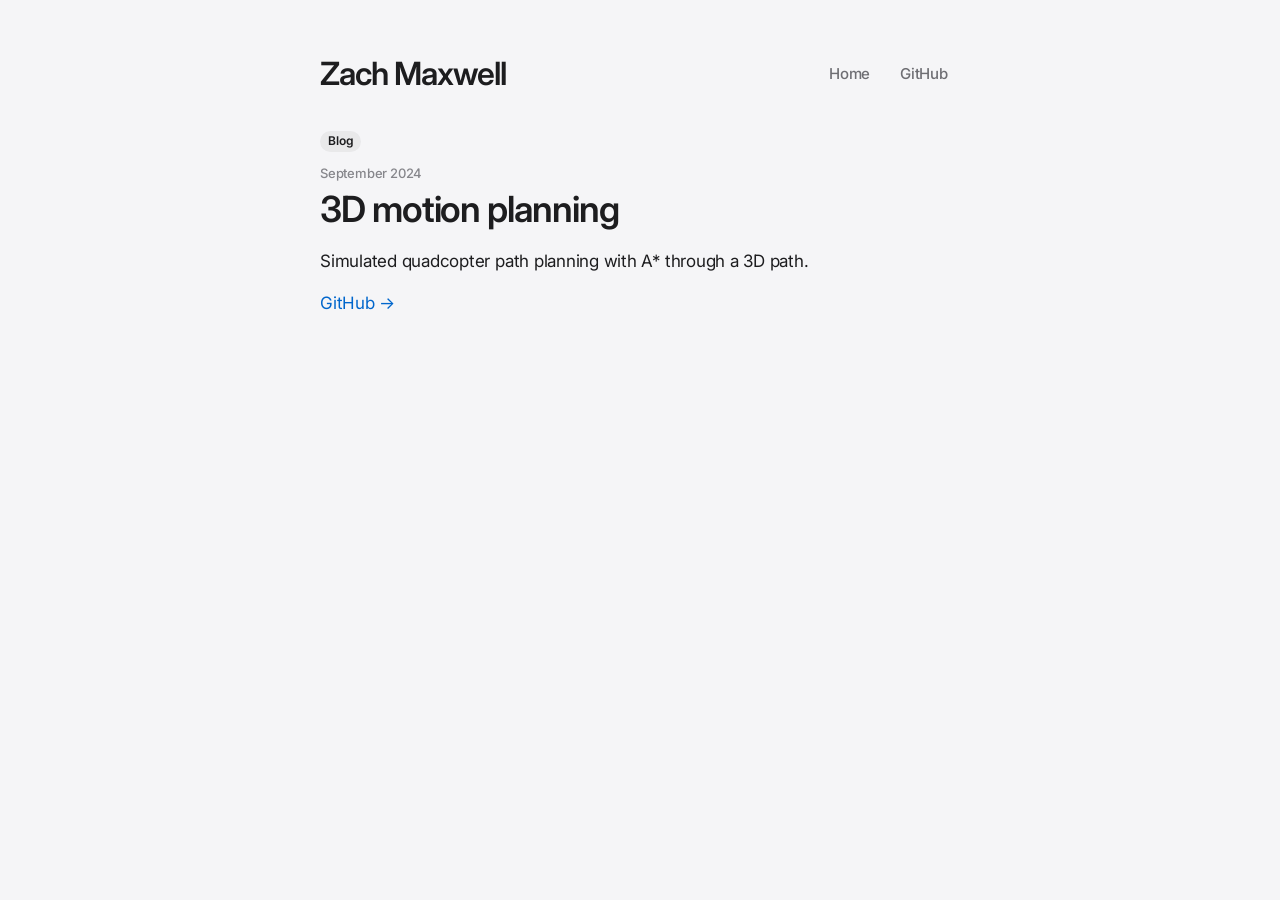
<file: projects/3d-motion-planning/index.html>
<!DOCTYPE html>
<html lang="en">
  <head>
    <meta charset="utf-8" />
    <meta name="viewport" content="width=device-width, initial-scale=1" />
    <meta
      name="description"
      content="3D motion planning — A* path planning for a simulated quadcopter."
    />
    <title>3D motion planning — Zach Maxwell</title>
    <link rel="icon" href="../../favicon.svg" type="image/svg+xml" />
    <link rel="preconnect" href="https://fonts.googleapis.com" />
    <link rel="preconnect" href="https://fonts.gstatic.com" crossorigin />
    <link
      href="https://fonts.googleapis.com/css2?family=Inter:wght@400;500;600&display=swap"
      rel="stylesheet"
    />
    <link rel="stylesheet" href="../../styles.css" />
  </head>
  <body>
    <a class="skip" href="#main">Skip to content</a>

    <div class="page">
      <div class="column">
        <header class="mast">
          <a class="mark" href="../../">Zach Maxwell</a>
          <nav aria-label="Primary">
            <a href="../../">Home</a>
            <a href="https://github.com/zdmaxwell/3d-motion-planning" rel="noopener noreferrer">GitHub</a>
          </nav>
        </header>

        <main id="main">
          <article class="note">
            <header class="note-head">
              <p class="kicker"><span>Blog</span></p>
              <time datetime="2024-09">September 2024</time>
              <h1>3D motion planning</h1>
            </header>
            <div class="prose">
              <p>
                Simulated quadcopter path planning with A* through a 3D
                path.
              </p>
              <p>
                <a href="https://github.com/zdmaxwell/3d-motion-planning" rel="noopener noreferrer">GitHub →</a>
              </p>
            </div>
          </article>
        </main>
      </div>
    </div>
  </body>
</html>
</file>
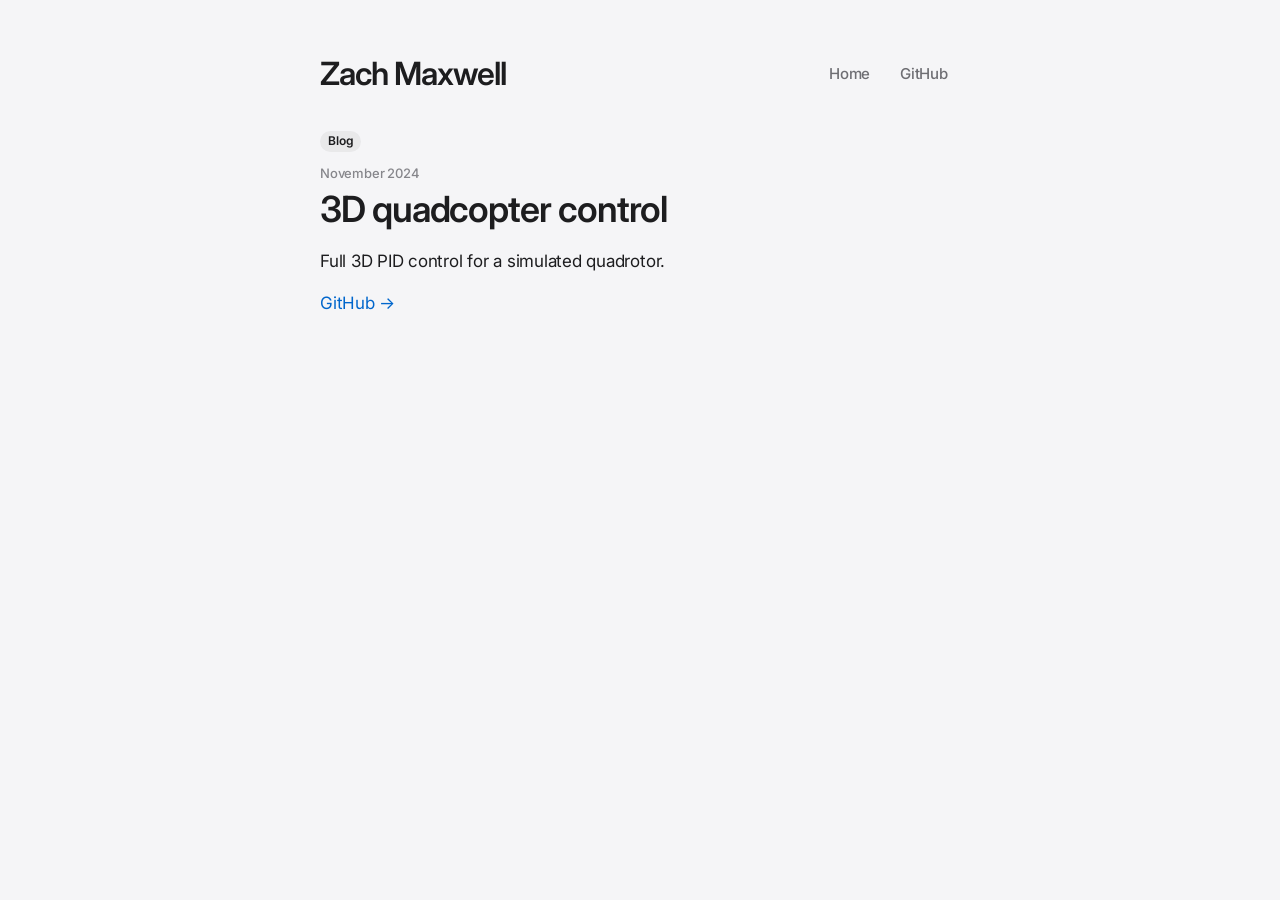
<file: projects/3d-quadcopter-control/index.html>
<!DOCTYPE html>
<html lang="en">
  <head>
    <meta charset="utf-8" />
    <meta name="viewport" content="width=device-width, initial-scale=1" />
    <meta
      name="description"
      content="3D quadcopter control — full 3D PID for a simulated quadrotor."
    />
    <title>3D quadcopter control — Zach Maxwell</title>
    <link rel="icon" href="../../favicon.svg" type="image/svg+xml" />
    <link rel="preconnect" href="https://fonts.googleapis.com" />
    <link rel="preconnect" href="https://fonts.gstatic.com" crossorigin />
    <link
      href="https://fonts.googleapis.com/css2?family=Inter:wght@400;500;600&display=swap"
      rel="stylesheet"
    />
    <link rel="stylesheet" href="../../styles.css" />
  </head>
  <body>
    <a class="skip" href="#main">Skip to content</a>

    <div class="page">
      <div class="column">
        <header class="mast">
          <a class="mark" href="../../">Zach Maxwell</a>
          <nav aria-label="Primary">
            <a href="../../">Home</a>
            <a href="https://github.com/zdmaxwell/3d_quadcopter_control" rel="noopener noreferrer">GitHub</a>
          </nav>
        </header>

        <main id="main">
          <article class="note">
            <header class="note-head">
              <p class="kicker"><span>Blog</span></p>
              <time datetime="2024-11">November 2024</time>
              <h1>3D quadcopter control</h1>
            </header>
            <div class="prose">
              <p>Full 3D PID control for a simulated quadrotor.</p>
              <p>
                <a href="https://github.com/zdmaxwell/3d_quadcopter_control" rel="noopener noreferrer">GitHub →</a>
              </p>
            </div>
          </article>
        </main>
      </div>
    </div>
  </body>
</html>
</file>
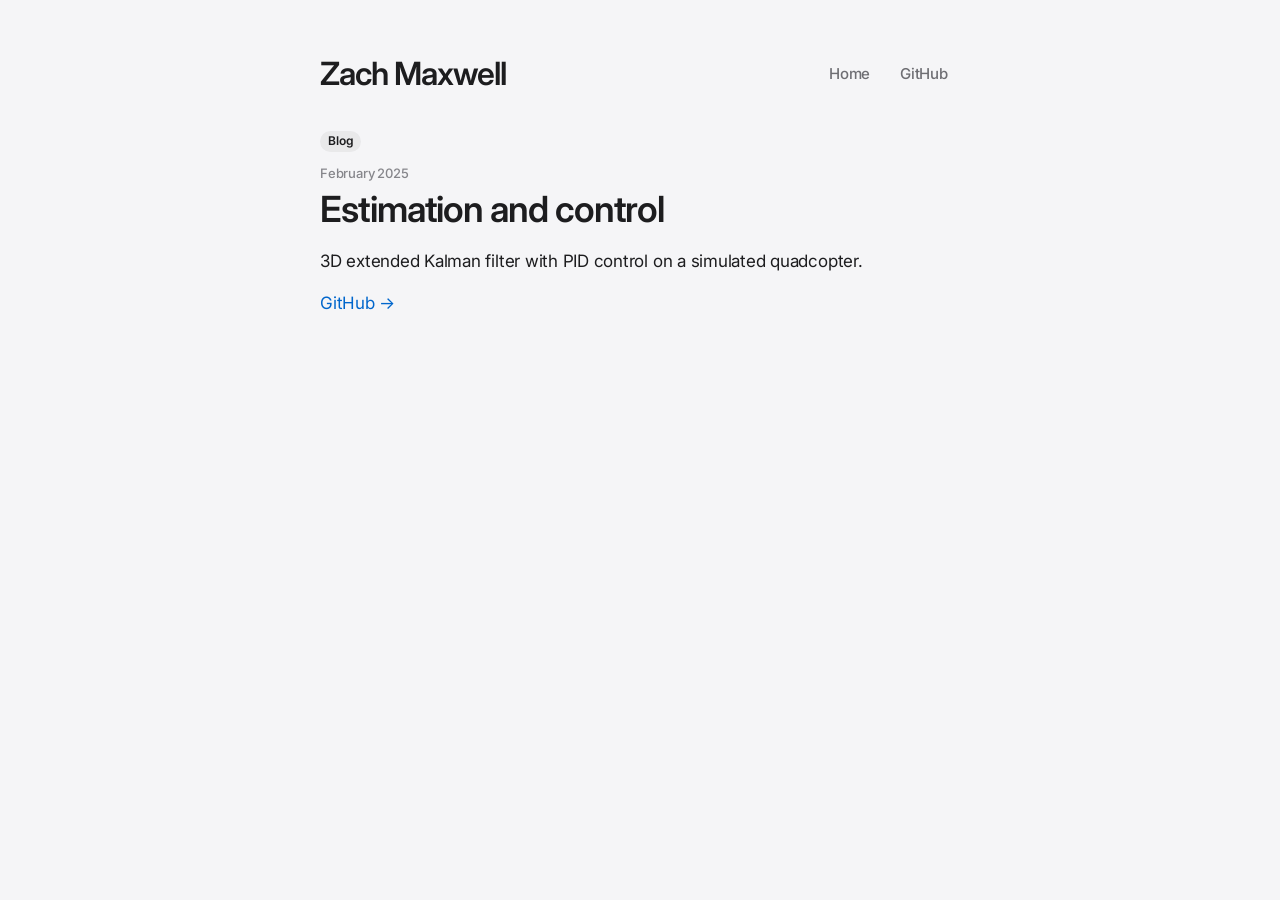
<file: projects/estimation-and-control/index.html>
<!DOCTYPE html>
<html lang="en">
  <head>
    <meta charset="utf-8" />
    <meta name="viewport" content="width=device-width, initial-scale=1" />
    <meta
      name="description"
      content="Estimation and control — EKF and PID on a simulated quadcopter."
    />
    <title>Estimation and control — Zach Maxwell</title>
    <link rel="icon" href="../../favicon.svg" type="image/svg+xml" />
    <link rel="preconnect" href="https://fonts.googleapis.com" />
    <link rel="preconnect" href="https://fonts.gstatic.com" crossorigin />
    <link
      href="https://fonts.googleapis.com/css2?family=Inter:wght@400;500;600&display=swap"
      rel="stylesheet"
    />
    <link rel="stylesheet" href="../../styles.css" />
  </head>
  <body>
    <a class="skip" href="#main">Skip to content</a>

    <div class="page">
      <div class="column">
        <header class="mast">
          <a class="mark" href="../../">Zach Maxwell</a>
          <nav aria-label="Primary">
            <a href="../../">Home</a>
            <a href="https://github.com/zdmaxwell/3d_estimation_and_control" rel="noopener noreferrer">GitHub</a>
          </nav>
        </header>

        <main id="main">
          <article class="note">
            <header class="note-head">
              <p class="kicker"><span>Blog</span></p>
              <time datetime="2025-02">February 2025</time>
              <h1>Estimation and control</h1>
            </header>
            <div class="prose">
              <p>
                3D extended Kalman filter with PID control on a simulated
                quadcopter.
              </p>
              <p>
                <a href="https://github.com/zdmaxwell/3d_estimation_and_control" rel="noopener noreferrer">GitHub →</a>
              </p>
            </div>
          </article>
        </main>
      </div>
    </div>
  </body>
</html>
</file>
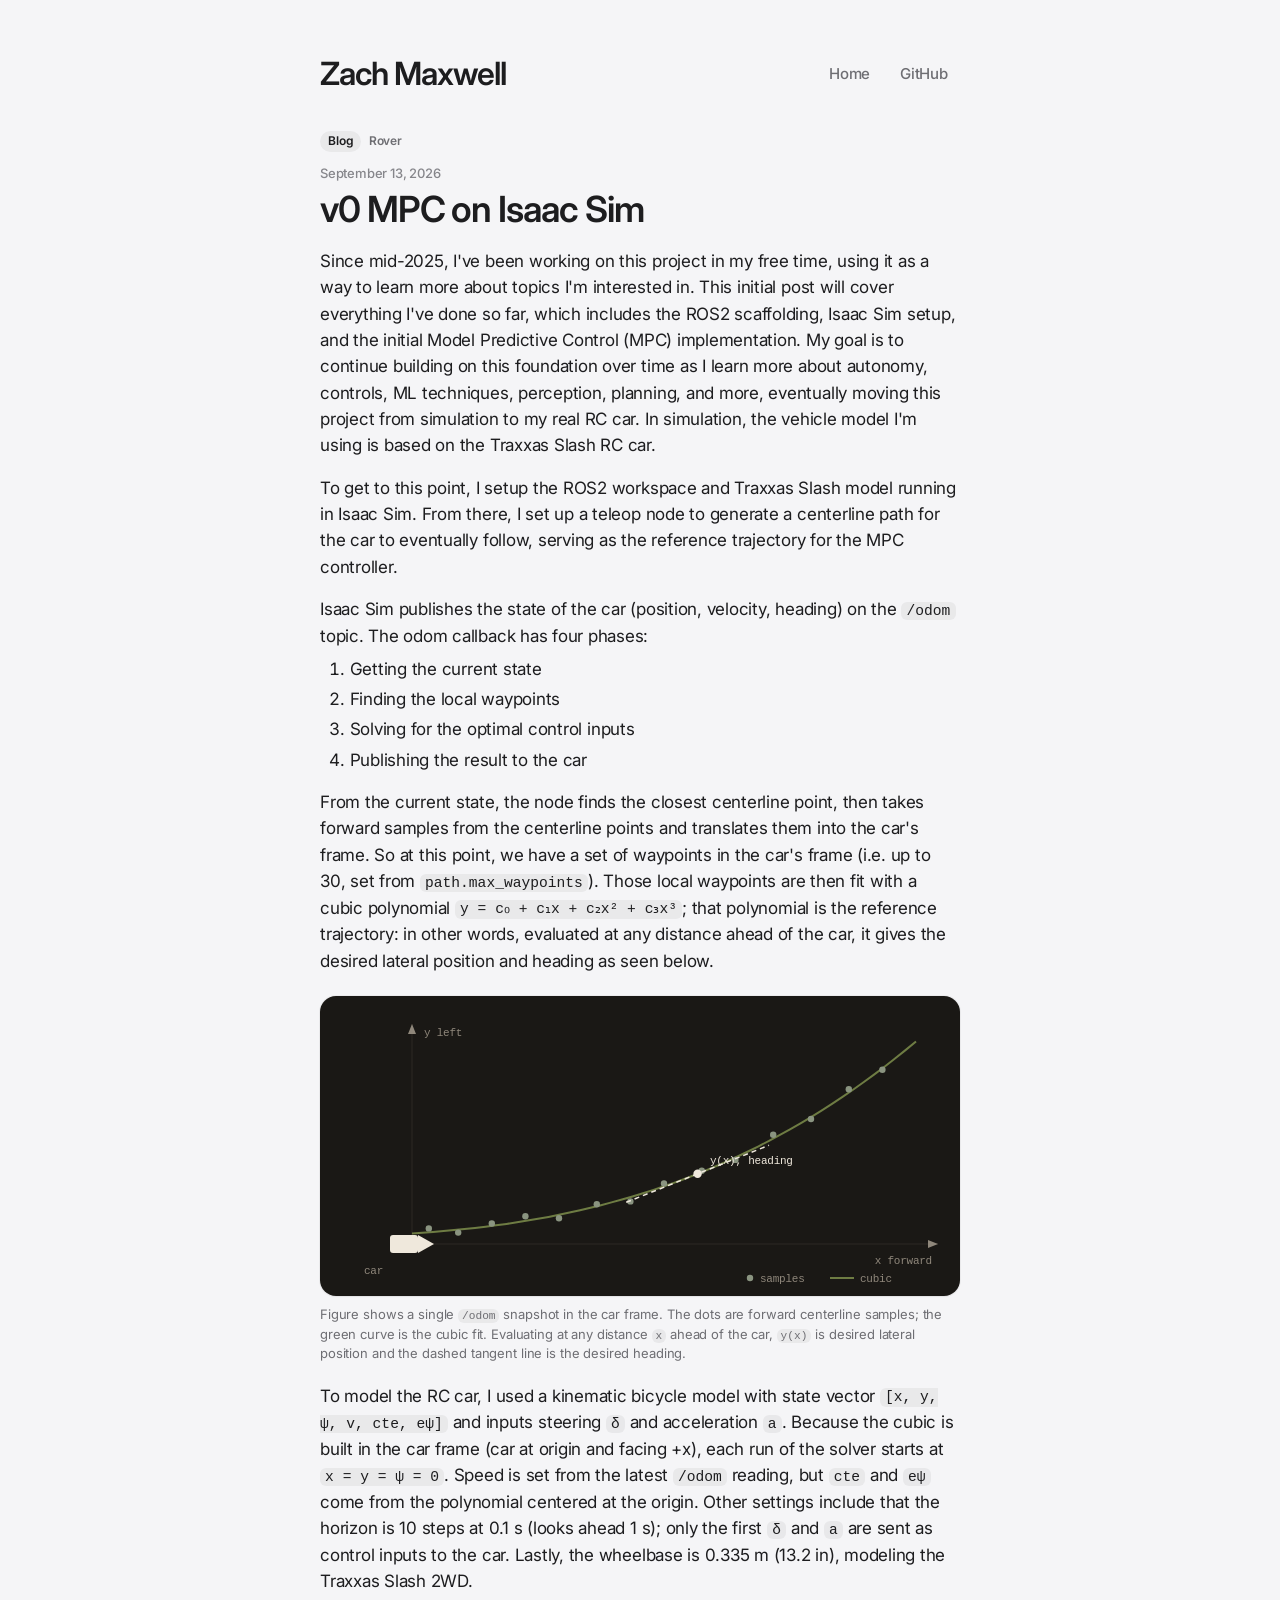
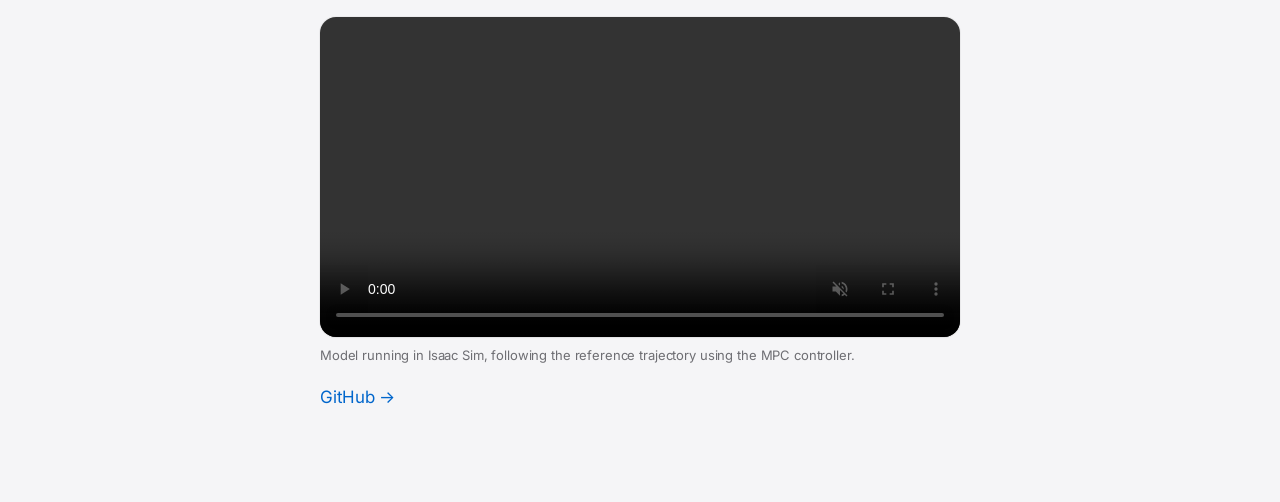
<file: projects/rover/index.html>
<!DOCTYPE html>
<html lang="en">
  <head>
    <meta charset="utf-8" />
    <meta name="viewport" content="width=device-width, initial-scale=1" />
    <meta
      name="description"
      content="A first model-predictive controller for the rover in Isaac Sim."
    />
    <title>v0 MPC on Isaac Sim — Zach Maxwell</title>
    <link rel="icon" href="../../favicon.svg" type="image/svg+xml" />
    <link rel="preconnect" href="https://fonts.googleapis.com" />
    <link rel="preconnect" href="https://fonts.gstatic.com" crossorigin />
    <link
      href="https://fonts.googleapis.com/css2?family=Inter:wght@400;500;600&display=swap"
      rel="stylesheet"
    />
    <link rel="stylesheet" href="../../styles.css" />
  </head>
  <body>
    <a class="skip" href="#main">Skip to content</a>

    <div class="page">
      <div class="column">
      <header class="mast">
        <a class="mark" href="../../">Zach Maxwell</a>
        <nav aria-label="Primary">
          <a href="../../">Home</a>
          <a href="https://github.com/zdmaxwell/f1tenth_workspace" rel="noopener noreferrer">GitHub</a>
        </nav>
      </header>

      <main id="main">
        <article class="note">
          <header class="note-head">
            <p class="kicker"><span>Blog</span><span class="topic">Rover</span></p>
            <time datetime="2026-09-13">September 13, 2026</time>
            <h1>v0 MPC on Isaac Sim</h1>
          </header>
          <div class="prose">
            <p>
              Since mid-2025, I've been working on this project in my free time, using it as a way to learn more about topics I'm interested in. 
              This initial post will cover everything I've done so far, which includes the ROS2 scaffolding, Isaac Sim setup,
              and the initial Model Predictive Control (MPC) implementation. My goal is to continue building on this foundation over time as I learn more 
              about autonomy, controls, ML techniques, perception, planning, and more, eventually moving this project from simulation to my real RC car. 
              In simulation, the vehicle model I'm using is based on the Traxxas Slash RC car.    
            </p>
            <p>
              To get to this point, I setup the ROS2 workspace and Traxxas Slash model running in Isaac Sim. From there, I set up a teleop node
              to generate a centerline path for the car to eventually follow, serving as the reference trajectory
              for the MPC controller.
            </p>
            <div class="prose-nest">
              <p>
                Isaac Sim publishes the state of the car (position, velocity, heading) on the <code>/odom</code> topic.
                The odom callback has four phases:
              </p>
              <ol>
                <li>Getting the current state</li>
                <li>Finding the local waypoints</li>
                <li>Solving for the optimal control inputs</li>
                <li>Publishing the result to the car</li>
              </ol>
            </div>
            <p>
              From the current state, the node finds the closest centerline point, then takes forward samples from the centerline points 
              and translates them into the car's frame. So at this point, we have a set of waypoints in the car's frame (i.e. up to 30, set from <code>path.max_waypoints</code>). 
              Those local waypoints are then fit with a cubic polynomial <code>y = c₀ + c₁x + c₂x² + c₃x³</code>; that polynomial is the reference trajectory:
              in other words, evaluated at any distance ahead of the car, it gives the desired lateral position and heading as seen below.
            </p>
            <figure class="media">
              <svg
                viewBox="0 0 640 300"
                role="img"
                aria-labelledby="car-frame-title car-frame-desc"
              >
                <title id="car-frame-title">Cubic fit in the car frame</title>
                <desc id="car-frame-desc">
                  Top-down car frame: the car sits at the origin facing +x.
                  Green dots are forward centerline samples. The green curve is
                  the cubic fit. The dashed line is the path tangent, which is the desired heading.
                </desc>
                <rect width="640" height="300" fill="#1a1815" />

                <g stroke="#2c2924" stroke-width="1" fill="none">
                  <line x1="92" y1="248" x2="618" y2="248" />
                  <line x1="92" y1="248" x2="92" y2="28" />
                </g>
                <polygon points="618,248 608,244 608,252" fill="#8f877b" />
                <polygon points="92,28 88,38 96,38" fill="#8f877b" />
                <text x="612" y="268" text-anchor="end" fill="#8f877b" font-size="11" font-family="IBM Plex Mono, ui-monospace, monospace">x forward</text>
                <text x="104" y="40" fill="#8f877b" font-size="11" font-family="IBM Plex Mono, ui-monospace, monospace">y left</text>

                <g transform="translate(92 248)">
                  <rect x="-22" y="-9" width="28" height="18" rx="3" fill="#efe8dc" />
                  <polygon points="6,-9 22,0 6,9" fill="#efe8dc" />
                </g>
                <text x="44" y="278" fill="#8f877b" font-size="11" font-family="IBM Plex Mono, ui-monospace, monospace">car</text>

                <path
                  d="M 92.0,237.4 L102.5,236.7 L113.0,236.0 L123.5,235.1 L134.0,234.1 L144.5,233.1 L155.0,231.9 L165.5,230.7 L176.0,229.3 L186.5,227.9 L197.0,226.3 L207.5,224.6 L218.0,222.8 L228.5,220.9 L239.0,218.8 L249.5,216.6 L260.0,214.3 L270.5,211.8 L281.0,209.2 L291.5,206.4 L302.0,203.5 L312.5,200.5 L323.0,197.3 L333.5,193.9 L344.0,190.3 L354.5,186.6 L365.0,182.7 L375.5,178.6 L386.0,174.4 L396.5,170.0 L407.0,165.3 L417.5,160.5 L428.0,155.5 L438.5,150.3 L449.0,144.9 L459.5,139.2 L470.0,133.4 L480.5,127.3 L491.0,121.1 L501.5,114.6 L512.0,107.8 L522.5,100.9 L533.0,93.7 L543.5,86.3 L554.0,78.6 L564.5,70.7 L575.0,62.5 L585.5,54.1 L596.0,45.4"
                  fill="none"
                  stroke="#6e7c43"
                  stroke-width="2"
                />

                <g fill="#8a9480">
                  <circle cx="108.8" cy="232.4" r="3.2" />
                  <circle cx="138.2" cy="236.6" r="3.2" />
                  <circle cx="171.8" cy="227.5" r="3.2" />
                  <circle cx="205.4" cy="220.2" r="3.2" />
                  <circle cx="239.0" cy="222.2" r="3.2" />
                  <circle cx="276.8" cy="208.3" r="3.2" />
                  <circle cx="310.4" cy="205.4" r="3.2" />
                  <circle cx="344.0" cy="187.4" r="3.2" />
                  <circle cx="381.8" cy="174.7" r="3.2" />
                  <circle cx="415.4" cy="163.9" r="3.2" />
                  <circle cx="453.2" cy="138.8" r="3.2" />
                  <circle cx="491.0" cy="123.0" r="3.2" />
                  <circle cx="528.8" cy="93.2" r="3.2" />
                  <circle cx="562.4" cy="73.7" r="3.2" />
                </g>

                <line
                  x1="306.2"
                  y1="206.3"
                  x2="449.0"
                  y2="149.3"
                  stroke="#efe8dc"
                  stroke-width="1.5"
                  stroke-dasharray="5 4"
                />
                <circle cx="377.6" cy="177.8" r="4.2" fill="#efe8dc" />
                <text x="390" y="168" fill="#efe8dc" font-size="11" font-family="IBM Plex Mono, ui-monospace, monospace">y(x), heading</text>

                <g font-size="11" font-family="IBM Plex Mono, ui-monospace, monospace">
                  <circle cx="430" cy="282" r="3.2" fill="#8a9480" />
                  <text x="440" y="286" fill="#8f877b">samples</text>
                  <line x1="510" y1="282" x2="534" y2="282" stroke="#6e7c43" stroke-width="2" />
                  <text x="540" y="286" fill="#8f877b">cubic</text>
                </g>
              </svg>
              <figcaption>
                Figure shows a single <code>/odom</code> snapshot in the car frame. The dots are forward 
                centerline samples; the green curve is the cubic fit. Evaluating at any distance 
                <code>x</code> ahead of the car, <code>y(x)</code> is desired lateral position 
                and the dashed tangent line is the desired heading.
              </figcaption>
            </figure>
            <p>
              To model the RC car, I used a kinematic bicycle model
              with state vector <code>[x, y, ψ, v, cte, eψ]</code> and inputs steering <code>δ</code> and acceleration <code>a</code>.
              Because the cubic is built in the car frame (car at origin and facing +x), each run of the solver starts at <code>x = y = ψ = 0</code>. 
              Speed is set from the latest <code>/odom</code> reading, but <code>cte</code> and <code>eψ</code> come from the polynomial centered at the origin.
              Other settings include that the horizon is 10 steps at 0.1&nbsp;s (looks ahead 1&nbsp;s); only the first <code>δ</code> and <code>a</code> are sent as control inputs to the car.
              Lastly, the wheelbase is 0.335&nbsp;m (13.2&nbsp;in), modeling the Traxxas Slash 2WD.
            </p>
            <figure class="media">
              <video controls playsinline muted preload="metadata">
                <source src="media/mpc-9-13-26.mp4" type="video/mp4" />
              </video>
              <figcaption>Model running in Isaac Sim, following the reference trajectory using the MPC controller.</figcaption>
            </figure>
            <p>
              <a href="https://github.com/zdmaxwell/f1tenth_workspace" rel="noopener noreferrer">GitHub →</a>
            </p>
          </div>
        </article>
      </main>
      </div>
    </div>
  </body>
</html>
</file>
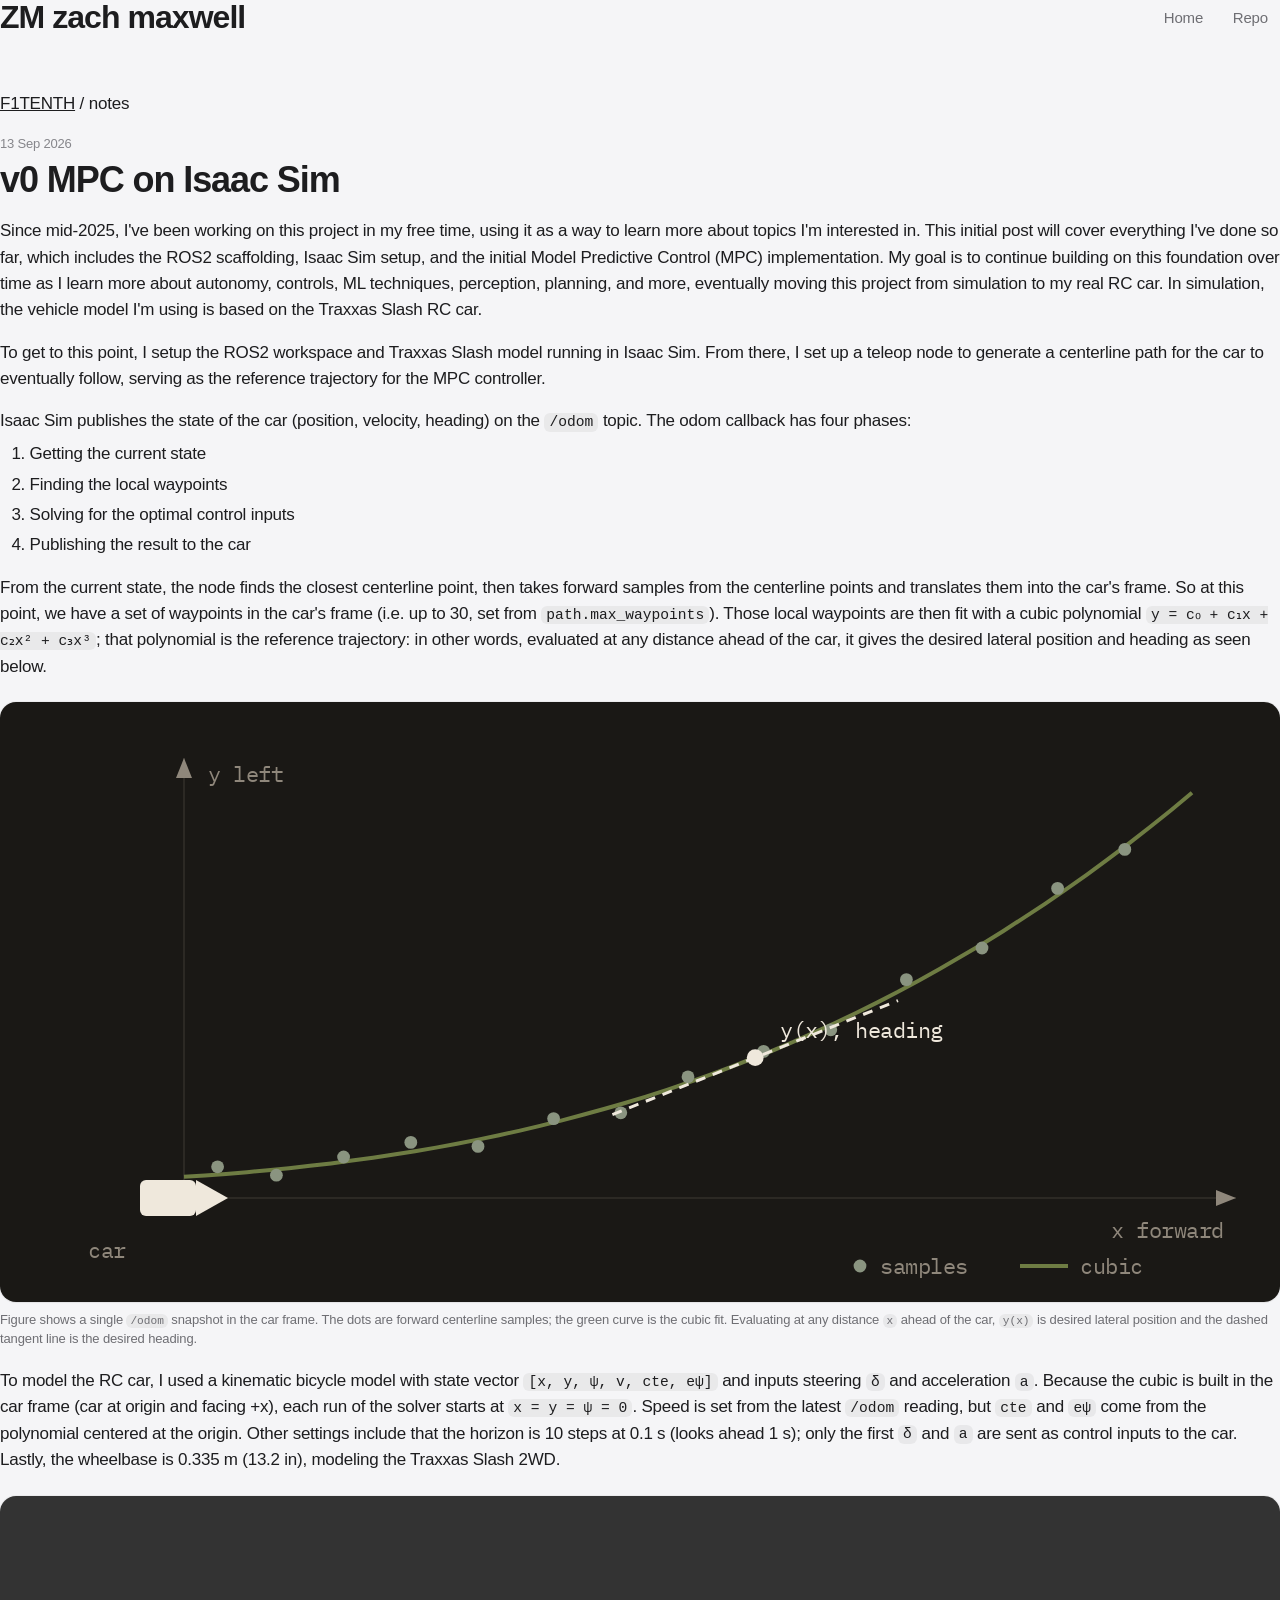
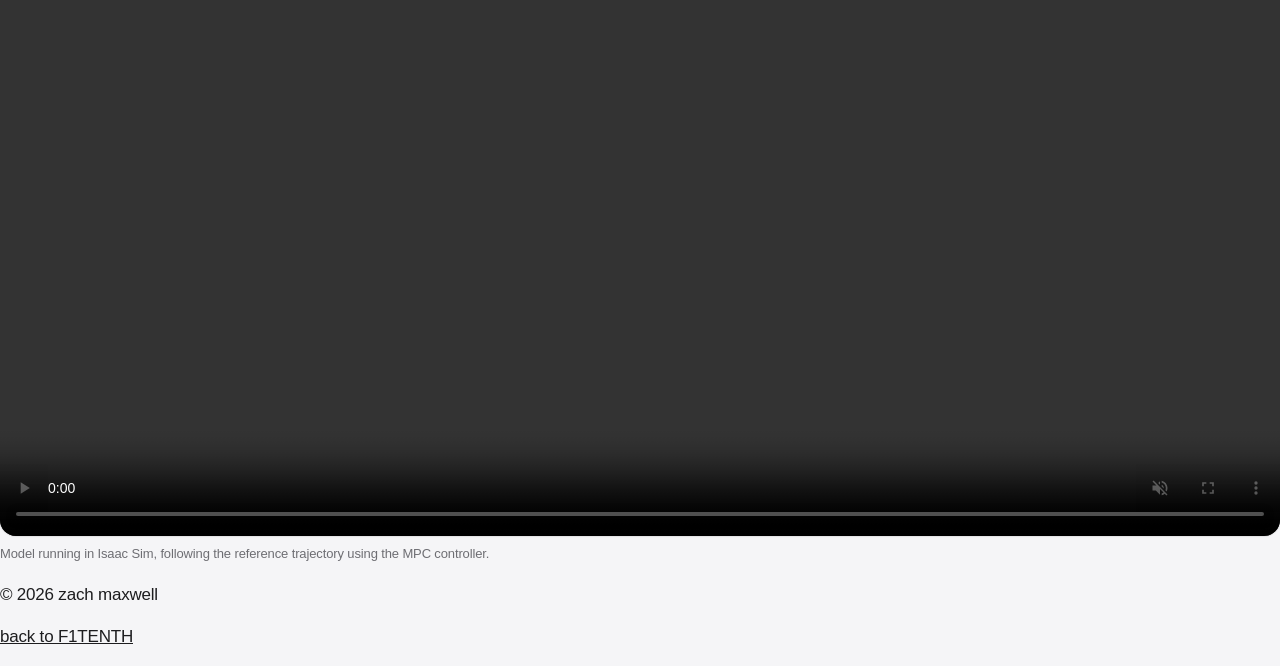
<file: projects/f1tenth/notes/2026-09-13/index.html>
<!DOCTYPE html>
<html lang="en">
  <head>
    <meta charset="utf-8" />
    <meta name="viewport" content="width=device-width, initial-scale=1" />
    <meta
      name="description"
      content="v0 MPC on Isaac Sim."
    />
    <title>v0 MPC on Isaac Sim</title>
    <link rel="icon" href="../../../../favicon.svg" type="image/svg+xml" />
    <link rel="preconnect" href="https://fonts.googleapis.com" />
    <link rel="preconnect" href="https://fonts.gstatic.com" crossorigin />
    <link
      href="https://fonts.googleapis.com/css2?family=IBM+Plex+Mono:wght@400;500&family=Instrument+Serif:ital@0;1&display=swap"
      rel="stylesheet"
    />
    <link rel="stylesheet" href="../../../../styles.css" />
  </head>
  <body>
    <a class="skip" href="#main">Skip to content</a>

    <div class="frame">
      <header class="mast">
        <a class="mark" href="../../../../" aria-label="Zach Maxwell, home">
          <span class="mark-id">ZM</span>
          <span class="mark-name">zach maxwell</span>
        </a>
        <nav aria-label="Primary">
          <a href="../../../../">Home</a>
          <a href="https://github.com/zdmaxwell/f1tenth_workspace" rel="noopener noreferrer">Repo</a>
        </nav>
      </header>

      <main id="main">
        <article class="note">
          <p class="crumb">
            <a href="../../">F1TENTH</a>
            <span aria-hidden="true">/</span>
            notes
          </p>
          <header class="note-head">
            <time datetime="2026-09-13">13 Sep 2026</time>
            <h1>v0 MPC on Isaac Sim</h1>
          </header>
          <div class="prose">
            <p>
              Since mid-2025, I've been working on this project in my free time, using it as a way to learn more about topics I'm interested in. 
              This initial post will cover everything I've done so far, which includes the ROS2 scaffolding, Isaac Sim setup,
              and the initial Model Predictive Control (MPC) implementation. My goal is to continue building on this foundation over time as I learn more 
              about autonomy, controls, ML techniques, perception, planning, and more, eventually moving this project from simulation to my real RC car. 
              In simulation, the vehicle model I'm using is based on the Traxxas Slash RC car.    
            </p>
            <p>
              To get to this point, I setup the ROS2 workspace and Traxxas Slash model running in Isaac Sim. From there, I set up a teleop node
              to generate a centerline path for the car to eventually follow, serving as the reference trajectory
              for the MPC controller.
            </p>
            <div class="prose-nest">
              <p>
                Isaac Sim publishes the state of the car (position, velocity, heading) on the <code>/odom</code> topic.
                The odom callback has four phases:
              </p>
              <ol>
                <li>Getting the current state</li>
                <li>Finding the local waypoints</li>
                <li>Solving for the optimal control inputs</li>
                <li>Publishing the result to the car</li>
              </ol>
            </div>
            <p>
              From the current state, the node finds the closest centerline point, then takes forward samples from the centerline points 
              and translates them into the car's frame. So at this point, we have a set of waypoints in the car's frame (i.e. up to 30, set from <code>path.max_waypoints</code>). 
              Those local waypoints are then fit with a cubic polynomial <code>y = c₀ + c₁x + c₂x² + c₃x³</code>; that polynomial is the reference trajectory:
              in other words, evaluated at any distance ahead of the car, it gives the desired lateral position and heading as seen below.
            </p>
            <figure class="media">
              <svg
                viewBox="0 0 640 300"
                role="img"
                aria-labelledby="car-frame-title car-frame-desc"
              >
                <title id="car-frame-title">Cubic fit in the car frame</title>
                <desc id="car-frame-desc">
                  Top-down car frame: the car sits at the origin facing +x.
                  Green dots are forward centerline samples. The green curve is
                  the cubic fit. The dashed line is the path tangent, which is the desired heading.
                </desc>
                <rect width="640" height="300" fill="#1a1815" />

                <g stroke="#2c2924" stroke-width="1" fill="none">
                  <line x1="92" y1="248" x2="618" y2="248" />
                  <line x1="92" y1="248" x2="92" y2="28" />
                </g>
                <polygon points="618,248 608,244 608,252" fill="#8f877b" />
                <polygon points="92,28 88,38 96,38" fill="#8f877b" />
                <text x="612" y="268" text-anchor="end" fill="#8f877b" font-size="11" font-family="IBM Plex Mono, ui-monospace, monospace">x forward</text>
                <text x="104" y="40" fill="#8f877b" font-size="11" font-family="IBM Plex Mono, ui-monospace, monospace">y left</text>

                <g transform="translate(92 248)">
                  <rect x="-22" y="-9" width="28" height="18" rx="3" fill="#efe8dc" />
                  <polygon points="6,-9 22,0 6,9" fill="#efe8dc" />
                </g>
                <text x="44" y="278" fill="#8f877b" font-size="11" font-family="IBM Plex Mono, ui-monospace, monospace">car</text>

                <path
                  d="M 92.0,237.4 L102.5,236.7 L113.0,236.0 L123.5,235.1 L134.0,234.1 L144.5,233.1 L155.0,231.9 L165.5,230.7 L176.0,229.3 L186.5,227.9 L197.0,226.3 L207.5,224.6 L218.0,222.8 L228.5,220.9 L239.0,218.8 L249.5,216.6 L260.0,214.3 L270.5,211.8 L281.0,209.2 L291.5,206.4 L302.0,203.5 L312.5,200.5 L323.0,197.3 L333.5,193.9 L344.0,190.3 L354.5,186.6 L365.0,182.7 L375.5,178.6 L386.0,174.4 L396.5,170.0 L407.0,165.3 L417.5,160.5 L428.0,155.5 L438.5,150.3 L449.0,144.9 L459.5,139.2 L470.0,133.4 L480.5,127.3 L491.0,121.1 L501.5,114.6 L512.0,107.8 L522.5,100.9 L533.0,93.7 L543.5,86.3 L554.0,78.6 L564.5,70.7 L575.0,62.5 L585.5,54.1 L596.0,45.4"
                  fill="none"
                  stroke="#6e7c43"
                  stroke-width="2"
                />

                <g fill="#8a9480">
                  <circle cx="108.8" cy="232.4" r="3.2" />
                  <circle cx="138.2" cy="236.6" r="3.2" />
                  <circle cx="171.8" cy="227.5" r="3.2" />
                  <circle cx="205.4" cy="220.2" r="3.2" />
                  <circle cx="239.0" cy="222.2" r="3.2" />
                  <circle cx="276.8" cy="208.3" r="3.2" />
                  <circle cx="310.4" cy="205.4" r="3.2" />
                  <circle cx="344.0" cy="187.4" r="3.2" />
                  <circle cx="381.8" cy="174.7" r="3.2" />
                  <circle cx="415.4" cy="163.9" r="3.2" />
                  <circle cx="453.2" cy="138.8" r="3.2" />
                  <circle cx="491.0" cy="123.0" r="3.2" />
                  <circle cx="528.8" cy="93.2" r="3.2" />
                  <circle cx="562.4" cy="73.7" r="3.2" />
                </g>

                <line
                  x1="306.2"
                  y1="206.3"
                  x2="449.0"
                  y2="149.3"
                  stroke="#efe8dc"
                  stroke-width="1.5"
                  stroke-dasharray="5 4"
                />
                <circle cx="377.6" cy="177.8" r="4.2" fill="#efe8dc" />
                <text x="390" y="168" fill="#efe8dc" font-size="11" font-family="IBM Plex Mono, ui-monospace, monospace">y(x), heading</text>

                <g font-size="11" font-family="IBM Plex Mono, ui-monospace, monospace">
                  <circle cx="430" cy="282" r="3.2" fill="#8a9480" />
                  <text x="440" y="286" fill="#8f877b">samples</text>
                  <line x1="510" y1="282" x2="534" y2="282" stroke="#6e7c43" stroke-width="2" />
                  <text x="540" y="286" fill="#8f877b">cubic</text>
                </g>
              </svg>
              <figcaption>
                Figure shows a single <code>/odom</code> snapshot in the car frame. The dots are forward 
                centerline samples; the green curve is the cubic fit. Evaluating at any distance 
                <code>x</code> ahead of the car, <code>y(x)</code> is desired lateral position 
                and the dashed tangent line is the desired heading.
              </figcaption>
            </figure>
            <p>
              To model the RC car, I used a kinematic bicycle model
              with state vector <code>[x, y, ψ, v, cte, eψ]</code> and inputs steering <code>δ</code> and acceleration <code>a</code>.
              Because the cubic is built in the car frame (car at origin and facing +x), each run of the solver starts at <code>x = y = ψ = 0</code>. 
              Speed is set from the latest <code>/odom</code> reading, but <code>cte</code> and <code>eψ</code> come from the polynomial centered at the origin.
              Other settings include that the horizon is 10 steps at 0.1&nbsp;s (looks ahead 1&nbsp;s); only the first <code>δ</code> and <code>a</code> are sent as control inputs to the car.
              Lastly, the wheelbase is 0.335&nbsp;m (13.2&nbsp;in), modeling the Traxxas Slash 2WD.
            </p>
            <figure class="media">
              <video controls playsinline muted preload="metadata">
                <source src="../../media/mpc-9-13-26.mp4" type="video/mp4" />
              </video>
              <figcaption>Model running in Isaac Sim, following the reference trajectory using the MPC controller.</figcaption>
            </figure>
            <p>
            </p>
          </div>
        </article>
      </main>

      <footer class="colophon">
        <p>© 2026 zach maxwell</p>
        <p>
          <a href="../../">back to F1TENTH</a>
        </p>
      </footer>
    </div>
  </body>
</html>
</file>
<file: styles.css>
:root {
  --bg: #f5f5f7;
  --card: #fff;
  --ink: #1d1d1f;
  --secondary: #6e6e73;
  --tertiary: #86868b;
  --blue: #0066cc;
  --line: rgba(0, 0, 0, 0.08);
  --shadow: 0 1px 2px rgba(0, 0, 0, 0.04), 0 0 0 1px rgba(0, 0, 0, 0.04);
  --shadow-hover: 0 12px 32px rgba(0, 0, 0, 0.08), 0 0 0 1px rgba(0, 0, 0, 0.05);
  --sans: Inter, -apple-system, BlinkMacSystemFont, "SF Pro Text", "Segoe UI", Helvetica, Arial, sans-serif;
  --mono: ui-monospace, "SFMono-Regular", Menlo, Consolas, monospace;
  --radius: 18px;
}

*,
*::before,
*::after {
  box-sizing: border-box;
}

html {
  scroll-behavior: smooth;
}

body {
  margin: 0;
  min-height: 100vh;
  background: var(--bg);
  color: var(--ink);
  font-family: var(--sans);
  font-size: 17px;
  line-height: 1.47;
  letter-spacing: -0.012em;
  -webkit-font-smoothing: antialiased;
}

::selection {
  background: #b4d5ff;
  color: var(--ink);
}

a {
  color: inherit;
}

:focus-visible {
  outline: 2px solid var(--blue);
  outline-offset: 3px;
}

.skip {
  position: absolute;
  left: 1rem;
  top: -4rem;
  z-index: 10;
  padding: 0.45rem 0.8rem;
  border-radius: 999px;
  background: var(--ink);
  color: #fff;
  text-decoration: none;
}

.skip:focus {
  top: 1rem;
}

.page {
  padding: 1.75rem 1.25rem 4rem;
}

.column {
  width: min(40rem, 100%);
  margin: 0 auto;
}

.mast {
  display: flex;
  flex-direction: column;
  align-items: flex-start;
  gap: 0.9rem;
  margin-bottom: 2.25rem;
}

.mark {
  color: var(--ink);
  font-size: 2rem;
  font-weight: 600;
  letter-spacing: -0.03em;
  line-height: 1.1;
  text-decoration: none;
}

.mast nav {
  display: flex;
  align-items: center;
  gap: 0.35rem;
}

.mast nav a {
  padding: 0.3rem 0.75rem;
  border-radius: 999px;
  color: var(--secondary);
  font-size: 15px;
  font-weight: 500;
  letter-spacing: -0.01em;
  text-decoration: none;
}

.mast nav a:hover {
  color: var(--ink);
  background: rgba(0, 0, 0, 0.04);
}

.mast nav a[aria-current="page"] {
  color: var(--ink);
  background: rgba(0, 0, 0, 0.06);
}

.intro {
  margin: 0;
  font-size: 17px;
  line-height: 1.5;
  letter-spacing: -0.014em;
}

.feed {
  display: flex;
  flex-direction: column;
  gap: 0.75rem;
  margin: 2rem 0 0;
  padding: 0;
  list-style: none;
}

.entry {
  position: relative;
  display: flex;
  flex-direction: column;
  gap: 0.2rem;
  padding: 1rem 2.35rem 1rem 1.15rem;
  border-radius: var(--radius);
  background: var(--card);
  box-shadow: var(--shadow);
  color: inherit;
  text-decoration: none;
  transition: box-shadow 0.2s ease;
}

.entry:hover {
  box-shadow: var(--shadow-hover);
}

.entry::after {
  content: "";
  position: absolute;
  top: 50%;
  right: 1.15rem;
  width: 8px;
  height: 8px;
  border-top: 1.5px solid #c7c7cc;
  border-right: 1.5px solid #c7c7cc;
  transform: translateY(-50%) rotate(45deg);
}

.entry:hover::after {
  border-color: var(--tertiary);
}

.entry-kicker {
  align-self: flex-start;
  margin-bottom: 0.35rem;
  padding: 0.12rem 0.5rem;
  border-radius: 999px;
  background: rgba(0, 0, 0, 0.05);
  color: var(--ink);
  font-size: 12px;
  font-weight: 600;
  letter-spacing: -0.01em;
  line-height: 1.4;
}

.entry-top {
  display: flex;
  flex-wrap: wrap;
  align-items: baseline;
  justify-content: space-between;
  gap: 0.2rem 0.85rem;
}

.entry-title {
  color: var(--ink);
  font-size: 17px;
  font-weight: 600;
  letter-spacing: -0.02em;
  line-height: 1.3;
}

.entry time {
  flex-shrink: 0;
  color: var(--tertiary);
  font-size: 13px;
  font-weight: 500;
  letter-spacing: -0.01em;
  white-space: nowrap;
}

.entry-copy {
  max-width: 38rem;
  color: var(--secondary);
  font-size: 14px;
  line-height: 1.45;
  letter-spacing: -0.01em;
}

.note {
  padding-top: 0.25rem;
}

.kicker {
  display: flex;
  align-items: center;
  gap: 0.45rem;
  margin: 0 0 0.75rem;
  color: var(--secondary);
  font-size: 13px;
  font-weight: 600;
  letter-spacing: -0.01em;
}

.kicker span {
  padding: 0.12rem 0.5rem;
  border-radius: 999px;
  background: rgba(0, 0, 0, 0.05);
  color: var(--ink);
  font-size: 12px;
  line-height: 1.4;
}

.kicker .topic {
  padding: 0;
  background: none;
  color: var(--secondary);
}

.note-head time {
  display: block;
  margin-bottom: 0.4rem;
  color: var(--tertiary);
  font-size: 13px;
  font-weight: 500;
}

.note-head h1 {
  margin: 0 0 1.15rem;
  font-size: clamp(1.85rem, 4vw, 2.25rem);
  font-weight: 600;
  letter-spacing: -0.03em;
  line-height: 1.12;
}

.prose {
  color: var(--ink);
  font-size: 17px;
  line-height: 1.55;
  letter-spacing: -0.014em;
}

.prose p {
  margin: 0 0 1rem;
}

.prose-nest {
  margin: 0 0 1rem;
}

.prose-nest p {
  margin-bottom: 0.4rem;
}

.prose ol {
  margin: 0 0 1rem;
  padding-left: 1.35rem;
}

.prose-nest ol {
  margin: 0 0 0 0.5rem;
}

.prose li + li {
  margin-top: 0.25rem;
}

.prose a {
  color: var(--blue);
  text-decoration: none;
}

.prose a:hover {
  text-decoration: underline;
  text-underline-offset: 0.16em;
}

.prose code {
  padding: 0.08em 0.35em;
  border-radius: 6px;
  background: rgba(0, 0, 0, 0.05);
  font-family: var(--mono);
  font-size: 0.86em;
  letter-spacing: 0;
}

.prose pre {
  margin: 0 0 1rem;
  padding: 0.9rem 1rem;
  overflow-x: auto;
  border-radius: 12px;
  background: var(--card);
  box-shadow: var(--shadow);
}

.prose pre code {
  padding: 0;
  background: transparent;
}

.media {
  margin: 1.4rem 0 1.25rem;
}

.media video,
.media img,
.media svg {
  display: block;
  width: 100%;
  height: auto;
  border-radius: 16px;
  background: var(--card);
  box-shadow: var(--shadow);
}

.media figcaption {
  margin-top: 0.55rem;
  color: var(--secondary);
  font-size: 13px;
  line-height: 1.4;
  letter-spacing: -0.01em;
}

@media (min-width: 640px) {
  .mast {
    flex-direction: row;
    align-items: center;
    justify-content: space-between;
  }
}

@media (min-width: 768px) {
  .page {
    padding: 3.5rem 2rem 5rem;
  }
}

@media (prefers-reduced-motion: reduce) {
  html {
    scroll-behavior: auto;
  }

  .entry {
    transition: none;
  }
}
</file>
